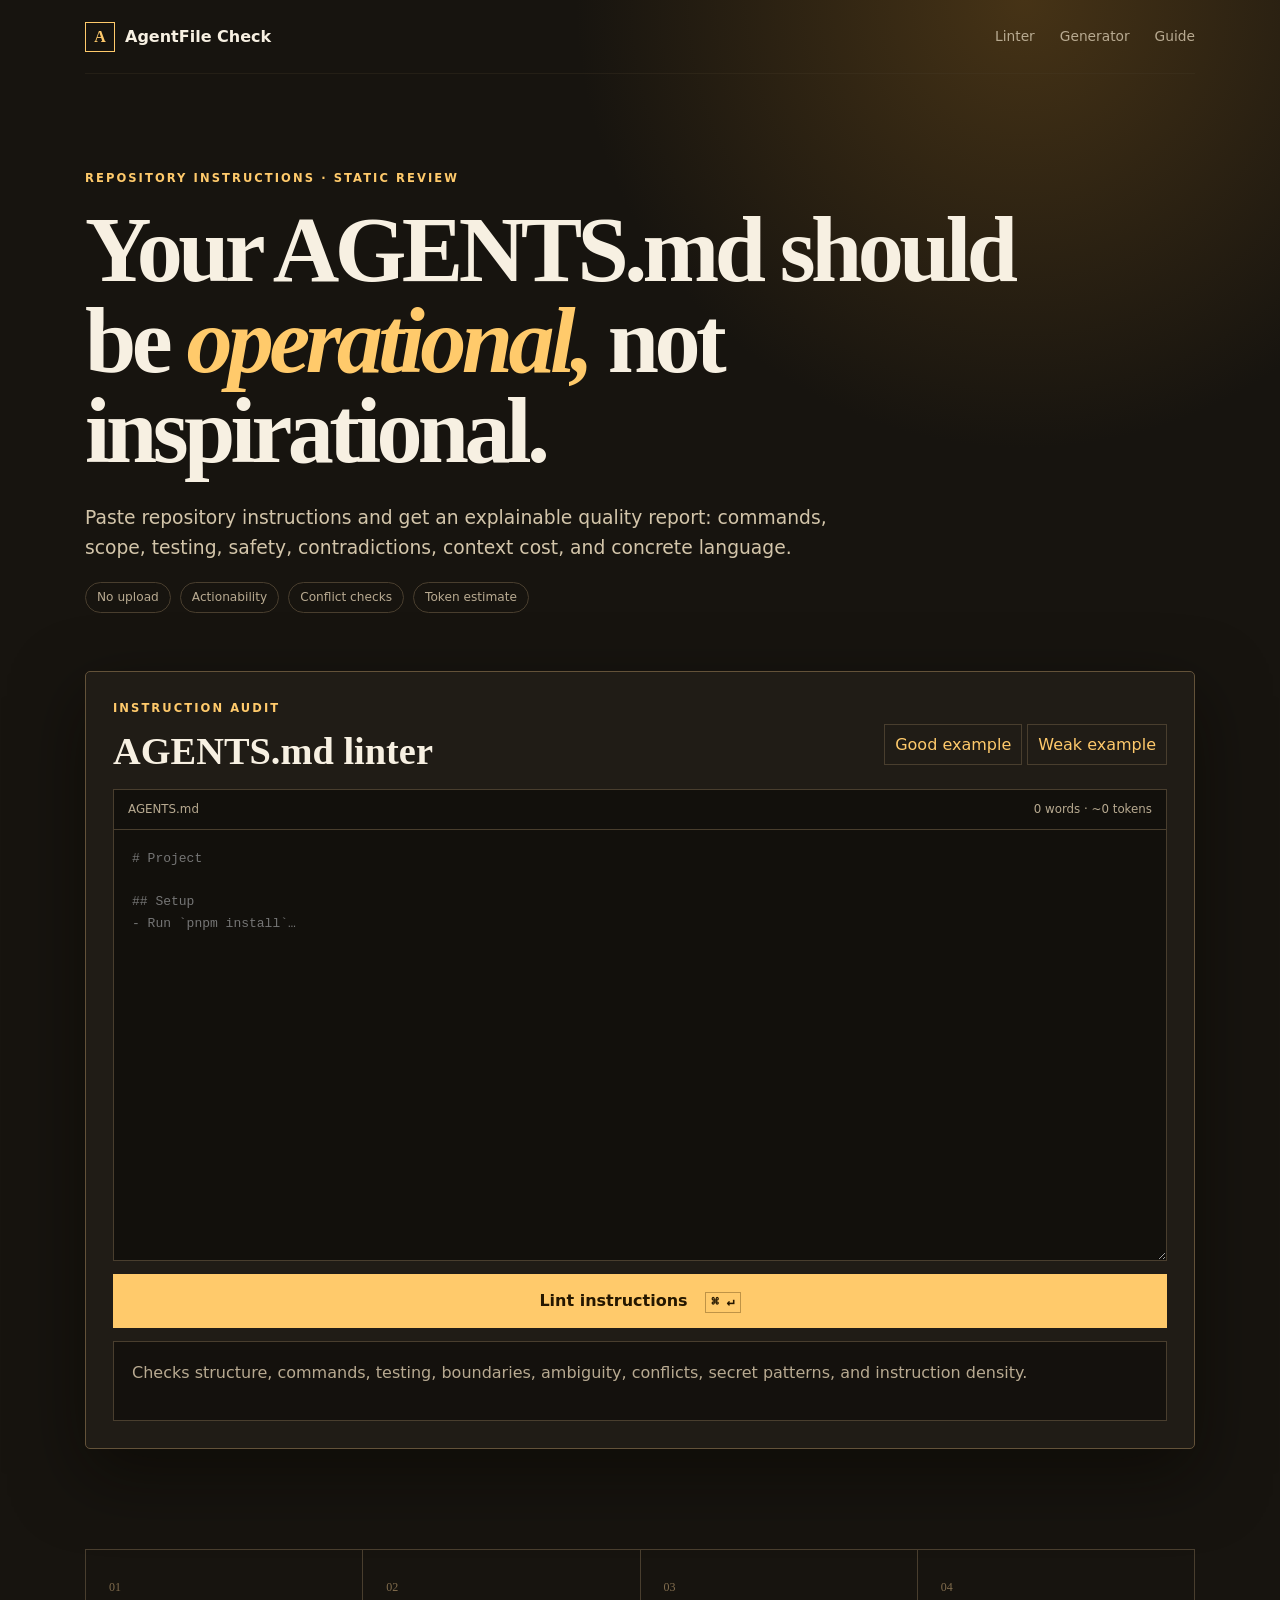
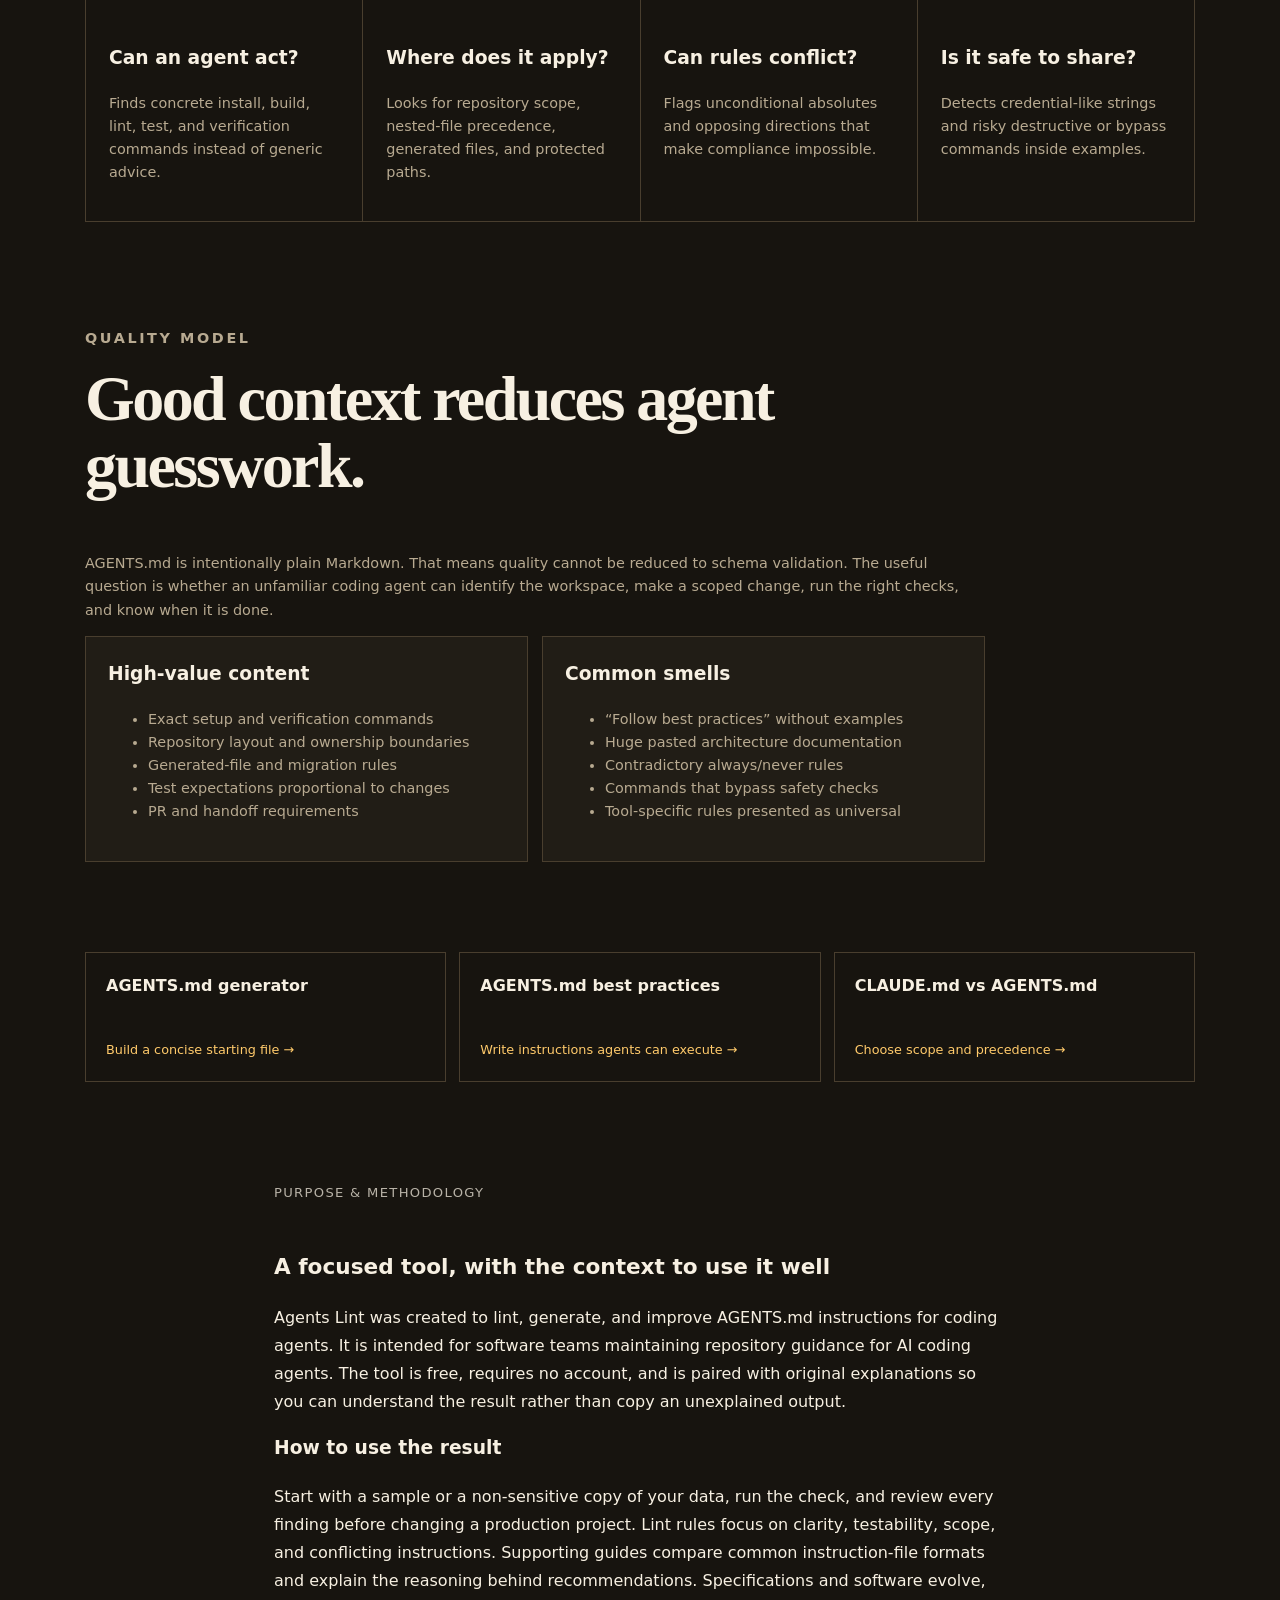
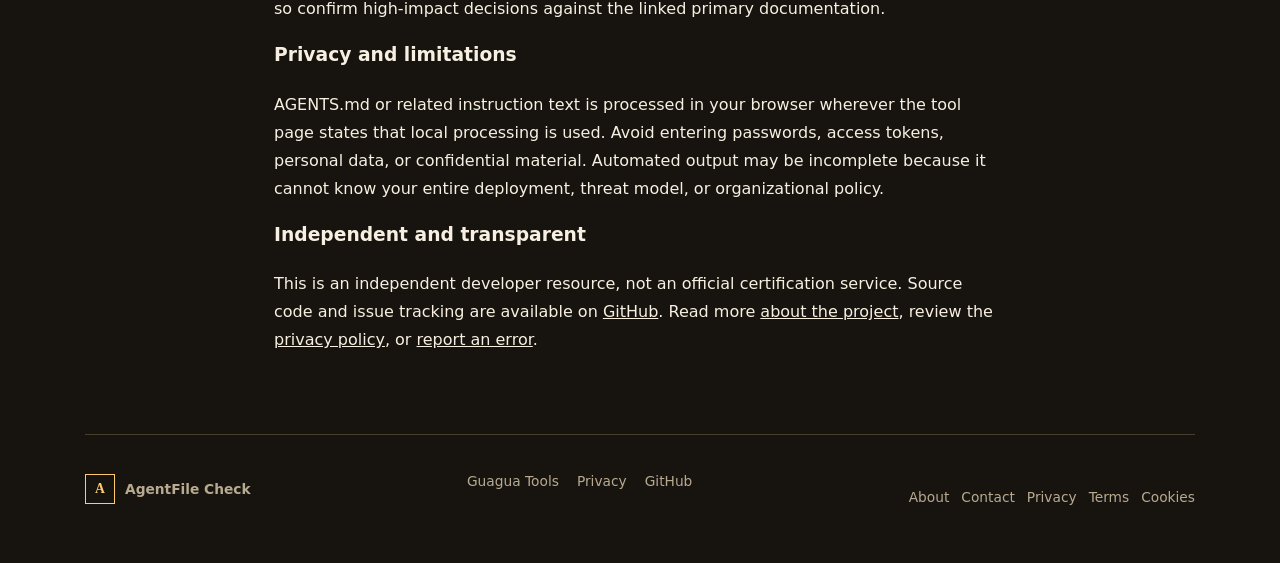
<file: index.html>
<!doctype html><html lang="en"><head><meta charset="utf-8"><meta name="viewport" content="width=device-width,initial-scale=1">
<title>AGENTS.md Linter — Validate Coding Agent Instructions</title><meta name="description" content="Lint AGENTS.md for missing setup and test commands, vague instructions, conflicts, unsafe automation, scope ambiguity, excessive size, and leaked secrets. Runs locally.">
<link rel="canonical" href="https://agentslint.guagua-alvin.top/"><meta property="og:title" content="AGENTS.md Linter"><meta property="og:description" content="Check whether your repository instructions are actionable, scoped, consistent, and safe."><meta property="og:type" content="website"><meta property="og:url" content="https://agentslint.guagua-alvin.top/"><meta name="theme-color" content="#17140f"><link rel="icon" href="/assets/favicon.svg"><link rel="stylesheet" href="/styles.css">
<script type="application/ld+json">{"@context":"https://schema.org","@type":"SoftwareApplication","name":"AGENTS.md Linter","applicationCategory":"DeveloperApplication","operatingSystem":"Any","url":"https://agentslint.guagua-alvin.top/","offers":{"@type":"Offer","price":"0","priceCurrency":"USD"}}</script><script async src="https://pagead2.googlesyndication.com/pagead/js/adsbygoogle.js?client=ca-pub-3191558815455000" crossorigin="anonymous"></script></head><body>
<header><a class="brand" href="/"><span>A</span>AgentFile Check</a><nav><a href="#linter">Linter</a><a href="/agents-md-generator">Generator</a><a href="/agents-md-best-practices">Guide</a></nav></header>
<main><section class="hero"><p class="kicker">REPOSITORY INSTRUCTIONS · STATIC REVIEW</p><h1>Your AGENTS.md should be <em>operational,</em> not inspirational.</h1><p>Paste repository instructions and get an explainable quality report: commands, scope, testing, safety, contradictions, context cost, and concrete language.</p><div class="chips"><span>No upload</span><span>Actionability</span><span>Conflict checks</span><span>Token estimate</span></div></section>
<section class="tool" id="linter"><div class="tool-head"><div><p class="kicker">INSTRUCTION AUDIT</p><h2>AGENTS.md linter</h2></div><div><button id="good" class="ghost">Good example</button><button id="bad" class="ghost">Weak example</button></div></div>
<div class="editor"><div class="bar"><span>AGENTS.md</span><span id="stats">0 words · ~0 tokens</span></div><textarea id="input" spellcheck="false" placeholder="# Project&#10;&#10;## Setup&#10;- Run `pnpm install`…"></textarea></div>
<button id="lint" class="primary">Lint instructions <kbd>⌘ ↵</kbd></button><div id="report" class="report empty"><p>Checks structure, commands, testing, boundaries, ambiguity, conflicts, secret patterns, and instruction density.</p></div></section>
<section class="grid"><article><b>01</b><h3>Can an agent act?</h3><p>Finds concrete install, build, lint, test, and verification commands instead of generic advice.</p></article><article><b>02</b><h3>Where does it apply?</h3><p>Looks for repository scope, nested-file precedence, generated files, and protected paths.</p></article><article><b>03</b><h3>Can rules conflict?</h3><p>Flags unconditional absolutes and opposing directions that make compliance impossible.</p></article><article><b>04</b><h3>Is it safe to share?</h3><p>Detects credential-like strings and risky destructive or bypass commands inside examples.</p></article></section>
<section class="content"><p class="kicker">QUALITY MODEL</p><h2>Good context reduces agent guesswork.</h2><p>AGENTS.md is intentionally plain Markdown. That means quality cannot be reduced to schema validation. The useful question is whether an unfamiliar coding agent can identify the workspace, make a scoped change, run the right checks, and know when it is done.</p><div class="split"><div><h3>High-value content</h3><ul><li>Exact setup and verification commands</li><li>Repository layout and ownership boundaries</li><li>Generated-file and migration rules</li><li>Test expectations proportional to changes</li><li>PR and handoff requirements</li></ul></div><div><h3>Common smells</h3><ul><li>“Follow best practices” without examples</li><li>Huge pasted architecture documentation</li><li>Contradictory always/never rules</li><li>Commands that bypass safety checks</li><li>Tool-specific rules presented as universal</li></ul></div></div></section>
<section class="links"><a href="/agents-md-generator"><strong>AGENTS.md generator</strong><span>Build a concise starting file →</span></a><a href="/agents-md-best-practices"><strong>AGENTS.md best practices</strong><span>Write instructions agents can execute →</span></a><a href="/claude-md-vs-agents-md"><strong>CLAUDE.md vs AGENTS.md</strong><span>Choose scope and precedence →</span></a></section><section id="editorial-value" class="policy-page" aria-labelledby="value-title">
      <p class="policy-kicker">PURPOSE &amp; METHODOLOGY</p>
      <h2 id="value-title">A focused tool, with the context to use it well</h2>
      <p>Agents Lint was created to lint, generate, and improve AGENTS.md instructions for coding agents. It is intended for software teams maintaining repository guidance for AI coding agents. The tool is free, requires no account, and is paired with original explanations so you can understand the result rather than copy an unexplained output.</p>
      <h3>How to use the result</h3>
      <p>Start with a sample or a non-sensitive copy of your data, run the check, and review every finding before changing a production project. Lint rules focus on clarity, testability, scope, and conflicting instructions. Supporting guides compare common instruction-file formats and explain the reasoning behind recommendations. Specifications and software evolve, so confirm high-impact decisions against the linked primary documentation.</p>
      <h3>Privacy and limitations</h3>
      <p>AGENTS.md or related instruction text is processed in your browser wherever the tool page states that local processing is used. Avoid entering passwords, access tokens, personal data, or confidential material. Automated output may be incomplete because it cannot know your entire deployment, threat model, or organizational policy.</p>
      <h3>Independent and transparent</h3>
      <p>This is an independent developer resource, not an official certification service. Source code and issue tracking are available on <a href="https://github.com/dmf6009/agents-md-linter" rel="noopener">GitHub</a>. Read more <a href="/about">about the project</a>, review the <a href="/privacy">privacy policy</a>, or <a href="/contact">report an error</a>.</p>
    </section></main>
<footer><a class="brand" href="/"><span>A</span>AgentFile Check</a><div><a href="https://guagua-alvin.top/">Guagua Tools</a><a href="/privacy">Privacy</a><a href="https://github.com/dmf6009/agents-md-linter">GitHub</a></div><div class="trust-links" aria-label="Site policies"><a href="/about">About</a><a href="/contact">Contact</a><a href="/privacy">Privacy</a><a href="/terms">Terms</a><a href="/cookies">Cookies</a></div></footer><script src="/script.js" defer></script></body></html>
</file>
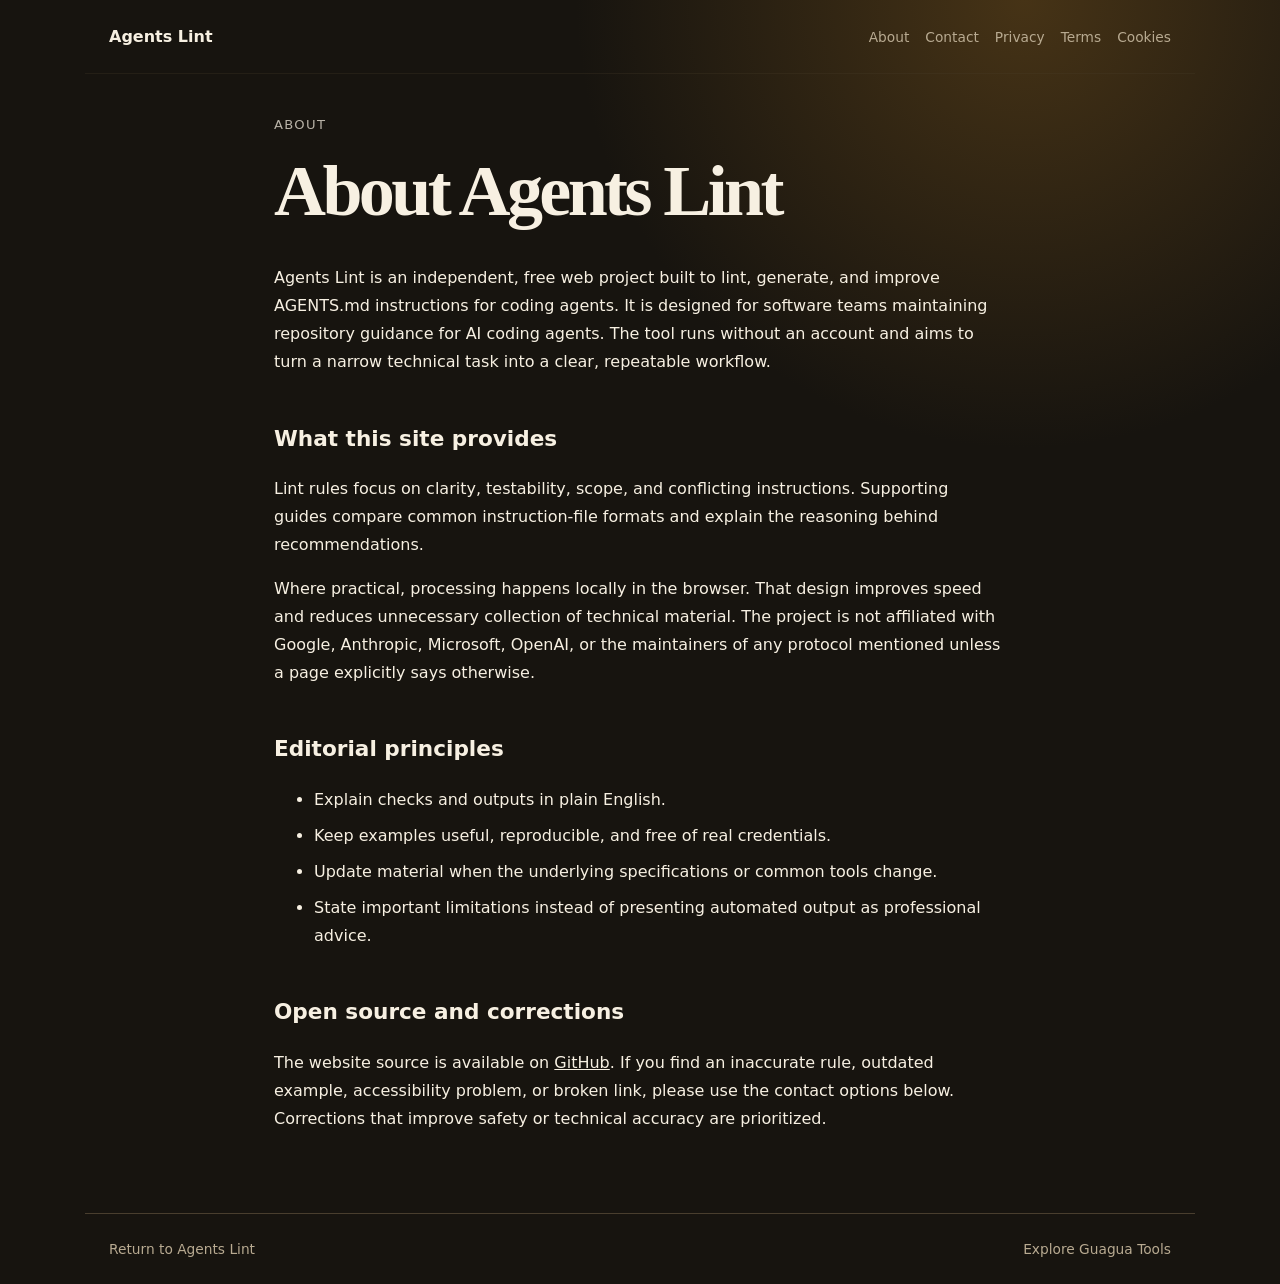
<file: about.html>
<!doctype html>
<html lang="en"><head><meta charset="utf-8"><meta name="viewport" content="width=device-width,initial-scale=1">
<title>About | Agents Lint</title><meta name="description" content="Who we are and why this free developer tool exists.">
<link rel="canonical" href="https://agentslint.guagua-alvin.top/about"><link rel="stylesheet" href="/styles.css"><script async src="https://pagead2.googlesyndication.com/pagead/js/adsbygoogle.js?client=ca-pub-3191558815455000" crossorigin="anonymous"></script></head>
<body><header class="policy-header"><a href="/" class="policy-brand">Agents Lint</a><nav aria-label="Policy navigation"><a href="/about">About</a><a href="/contact">Contact</a><a href="/privacy">Privacy</a><a href="/terms">Terms</a><a href="/cookies">Cookies</a></nav></header>
<main class="policy-page"><p class="policy-kicker">ABOUT</p>
    <h1>About Agents Lint</h1>
    <p>Agents Lint is an independent, free web project built to lint, generate, and improve AGENTS.md instructions for coding agents. It is designed for software teams maintaining repository guidance for AI coding agents. The tool runs without an account and aims to turn a narrow technical task into a clear, repeatable workflow.</p>
    <h2>What this site provides</h2>
    <p>Lint rules focus on clarity, testability, scope, and conflicting instructions. Supporting guides compare common instruction-file formats and explain the reasoning behind recommendations.</p>
    <p>Where practical, processing happens locally in the browser. That design improves speed and reduces unnecessary collection of technical material. The project is not affiliated with Google, Anthropic, Microsoft, OpenAI, or the maintainers of any protocol mentioned unless a page explicitly says otherwise.</p>
    <h2>Editorial principles</h2>
    <ul><li>Explain checks and outputs in plain English.</li><li>Keep examples useful, reproducible, and free of real credentials.</li><li>Update material when the underlying specifications or common tools change.</li><li>State important limitations instead of presenting automated output as professional advice.</li></ul>
    <h2>Open source and corrections</h2>
    <p>The website source is available on <a href="https://github.com/dmf6009/agents-md-linter" rel="noopener">GitHub</a>. If you find an inaccurate rule, outdated example, accessibility problem, or broken link, please use the contact options below. Corrections that improve safety or technical accuracy are prioritized.</p></main>
<footer class="policy-footer"><a href="/">Return to Agents Lint</a><a href="https://guagua-alvin.top/">Explore Guagua Tools</a></footer></body></html>
</file>
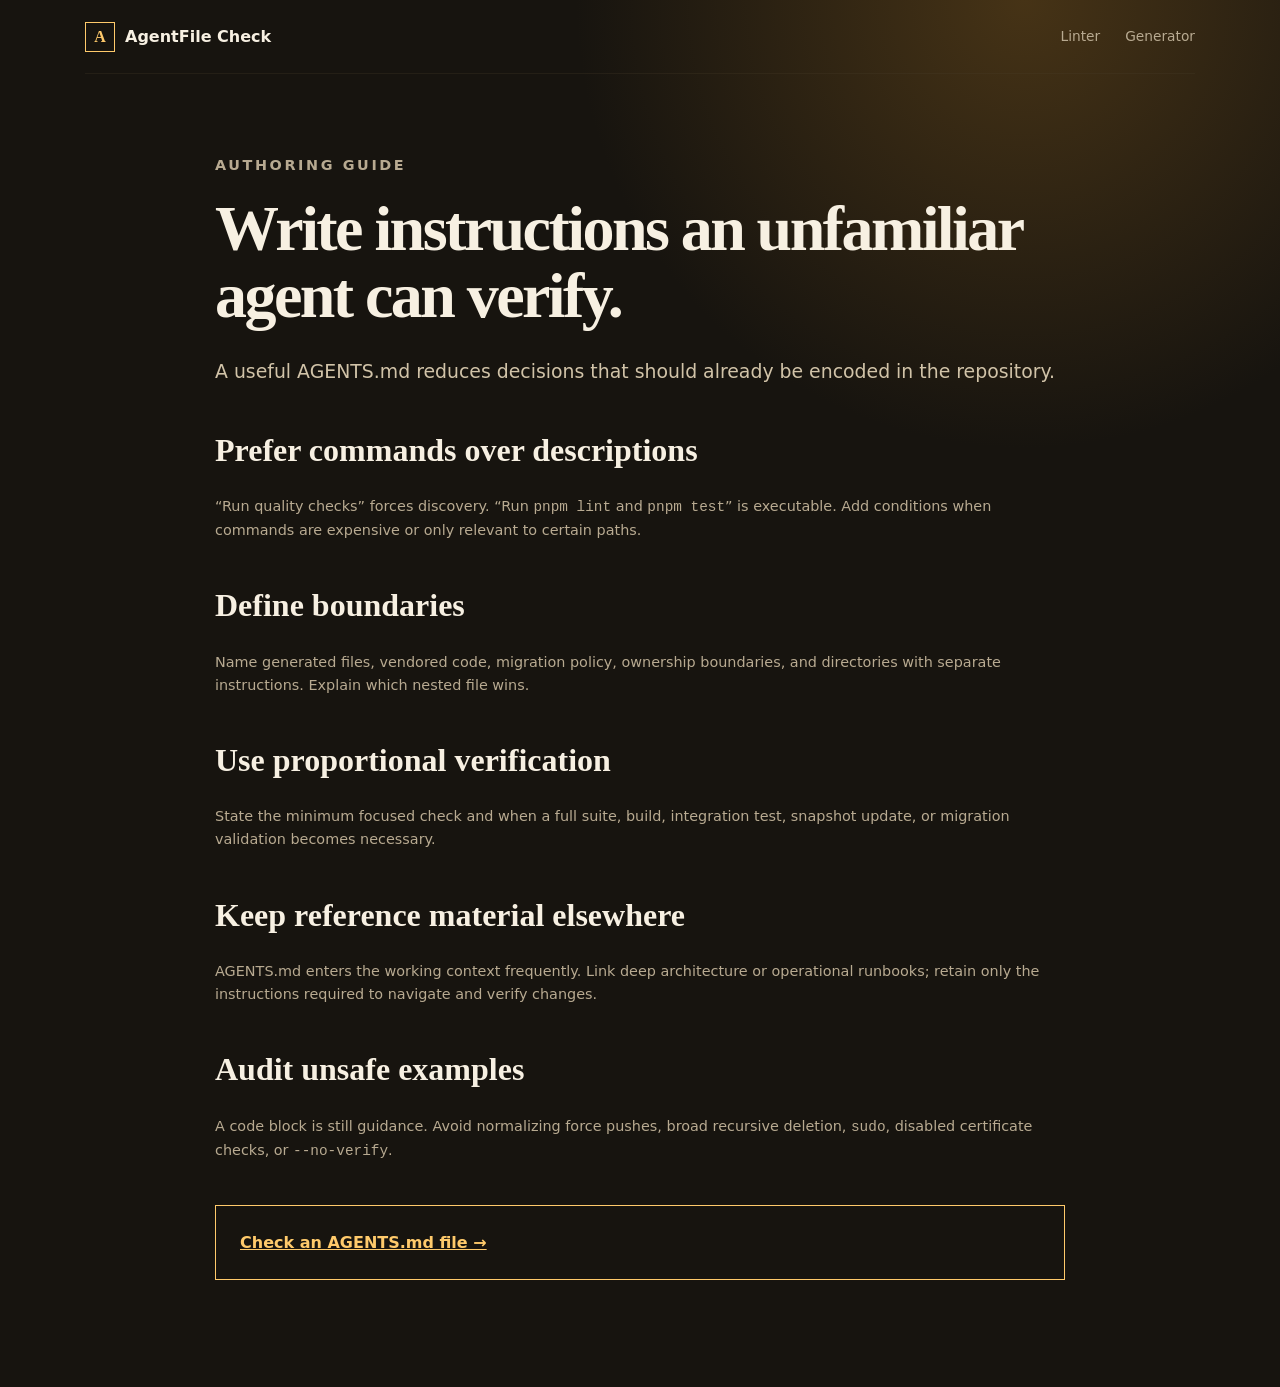
<file: agents-md-best-practices.html>
<!doctype html><html lang="en"><head><meta charset="utf-8"><meta name="viewport" content="width=device-width,initial-scale=1"><title>AGENTS.md Best Practices — Actionable Repository Instructions</title><meta name="description" content="Write effective AGENTS.md files with exact commands, scoped rules, nested precedence, proportional tests, generated-file boundaries, and concise context."><link rel="canonical" href="https://agentslint.guagua-alvin.top/agents-md-best-practices"><link rel="icon" href="/assets/favicon.svg"><link rel="stylesheet" href="/styles.css"><script async src="https://pagead2.googlesyndication.com/pagead/js/adsbygoogle.js?client=ca-pub-3191558815455000" crossorigin="anonymous"></script></head><body><header><a class="brand" href="/"><span>A</span>AgentFile Check</a><nav><a href="/#linter">Linter</a><a href="/agents-md-generator">Generator</a></nav></header><main class="article"><p class="kicker">AUTHORING GUIDE</p><h1>Write instructions an unfamiliar agent can verify.</h1><p class="lede">A useful AGENTS.md reduces decisions that should already be encoded in the repository.</p><article><h2>Prefer commands over descriptions</h2><p>“Run quality checks” forces discovery. “Run <code>pnpm lint</code> and <code>pnpm test</code>” is executable. Add conditions when commands are expensive or only relevant to certain paths.</p><h2>Define boundaries</h2><p>Name generated files, vendored code, migration policy, ownership boundaries, and directories with separate instructions. Explain which nested file wins.</p><h2>Use proportional verification</h2><p>State the minimum focused check and when a full suite, build, integration test, snapshot update, or migration validation becomes necessary.</p><h2>Keep reference material elsewhere</h2><p>AGENTS.md enters the working context frequently. Link deep architecture or operational runbooks; retain only the instructions required to navigate and verify changes.</p><h2>Audit unsafe examples</h2><p>A code block is still guidance. Avoid normalizing force pushes, broad recursive deletion, <code>sudo</code>, disabled certificate checks, or <code>--no-verify</code>.</p><div class="cta"><a href="/#linter">Check an AGENTS.md file →</a></div></article></main></body></html>
</file>
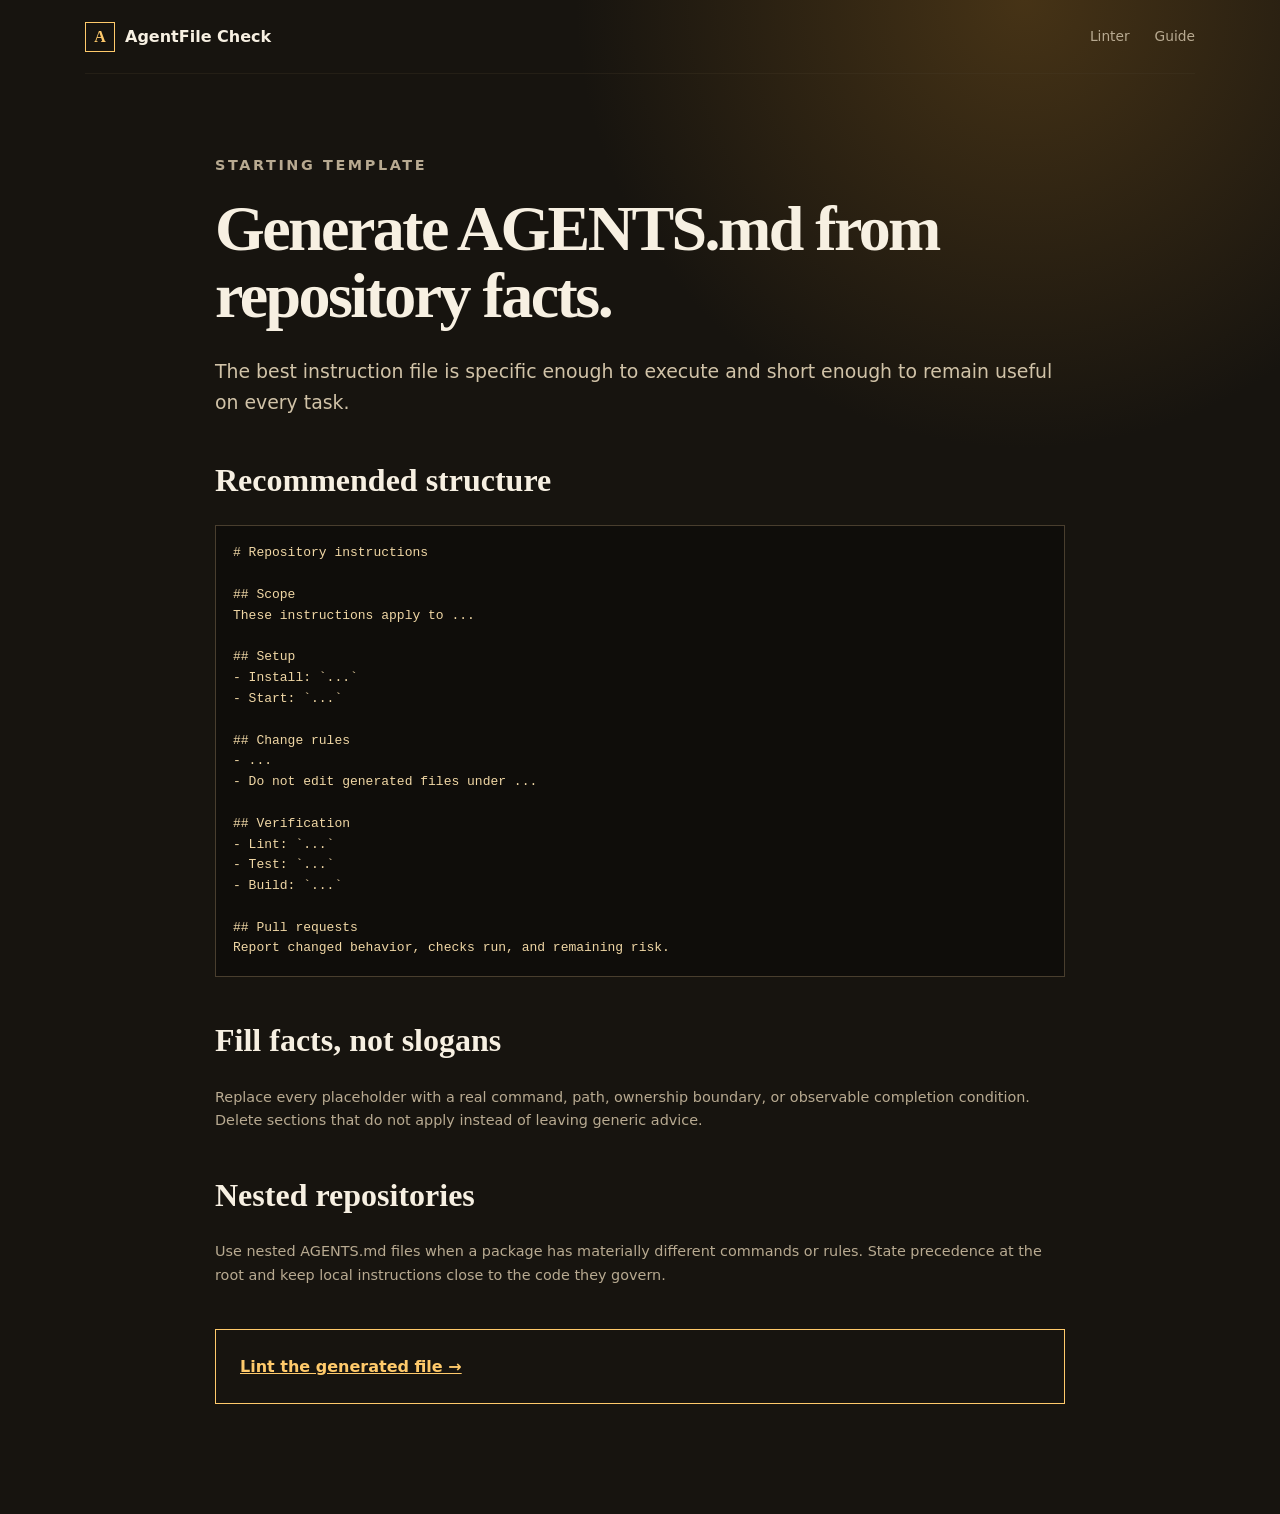
<file: agents-md-generator.html>
<!doctype html><html lang="en"><head><meta charset="utf-8"><meta name="viewport" content="width=device-width,initial-scale=1"><title>AGENTS.md Generator — Repository Instruction Template</title><meta name="description" content="Generate a concise AGENTS.md template with setup, scope, change rules, verification, generated-file policy, and pull request handoff sections."><link rel="canonical" href="https://agentslint.guagua-alvin.top/agents-md-generator"><link rel="icon" href="/assets/favicon.svg"><link rel="stylesheet" href="/styles.css"><script async src="https://pagead2.googlesyndication.com/pagead/js/adsbygoogle.js?client=ca-pub-3191558815455000" crossorigin="anonymous"></script></head><body><header><a class="brand" href="/"><span>A</span>AgentFile Check</a><nav><a href="/#linter">Linter</a><a href="/agents-md-best-practices">Guide</a></nav></header><main class="article"><p class="kicker">STARTING TEMPLATE</p><h1>Generate AGENTS.md from repository facts.</h1><p class="lede">The best instruction file is specific enough to execute and short enough to remain useful on every task.</p><article><h2>Recommended structure</h2><pre><code># Repository instructions

## Scope
These instructions apply to ...

## Setup
- Install: `...`
- Start: `...`

## Change rules
- ...
- Do not edit generated files under ...

## Verification
- Lint: `...`
- Test: `...`
- Build: `...`

## Pull requests
Report changed behavior, checks run, and remaining risk.</code></pre><h2>Fill facts, not slogans</h2><p>Replace every placeholder with a real command, path, ownership boundary, or observable completion condition. Delete sections that do not apply instead of leaving generic advice.</p><h2>Nested repositories</h2><p>Use nested AGENTS.md files when a package has materially different commands or rules. State precedence at the root and keep local instructions close to the code they govern.</p><div class="cta"><a href="/#linter">Lint the generated file →</a></div></article></main></body></html>
</file>
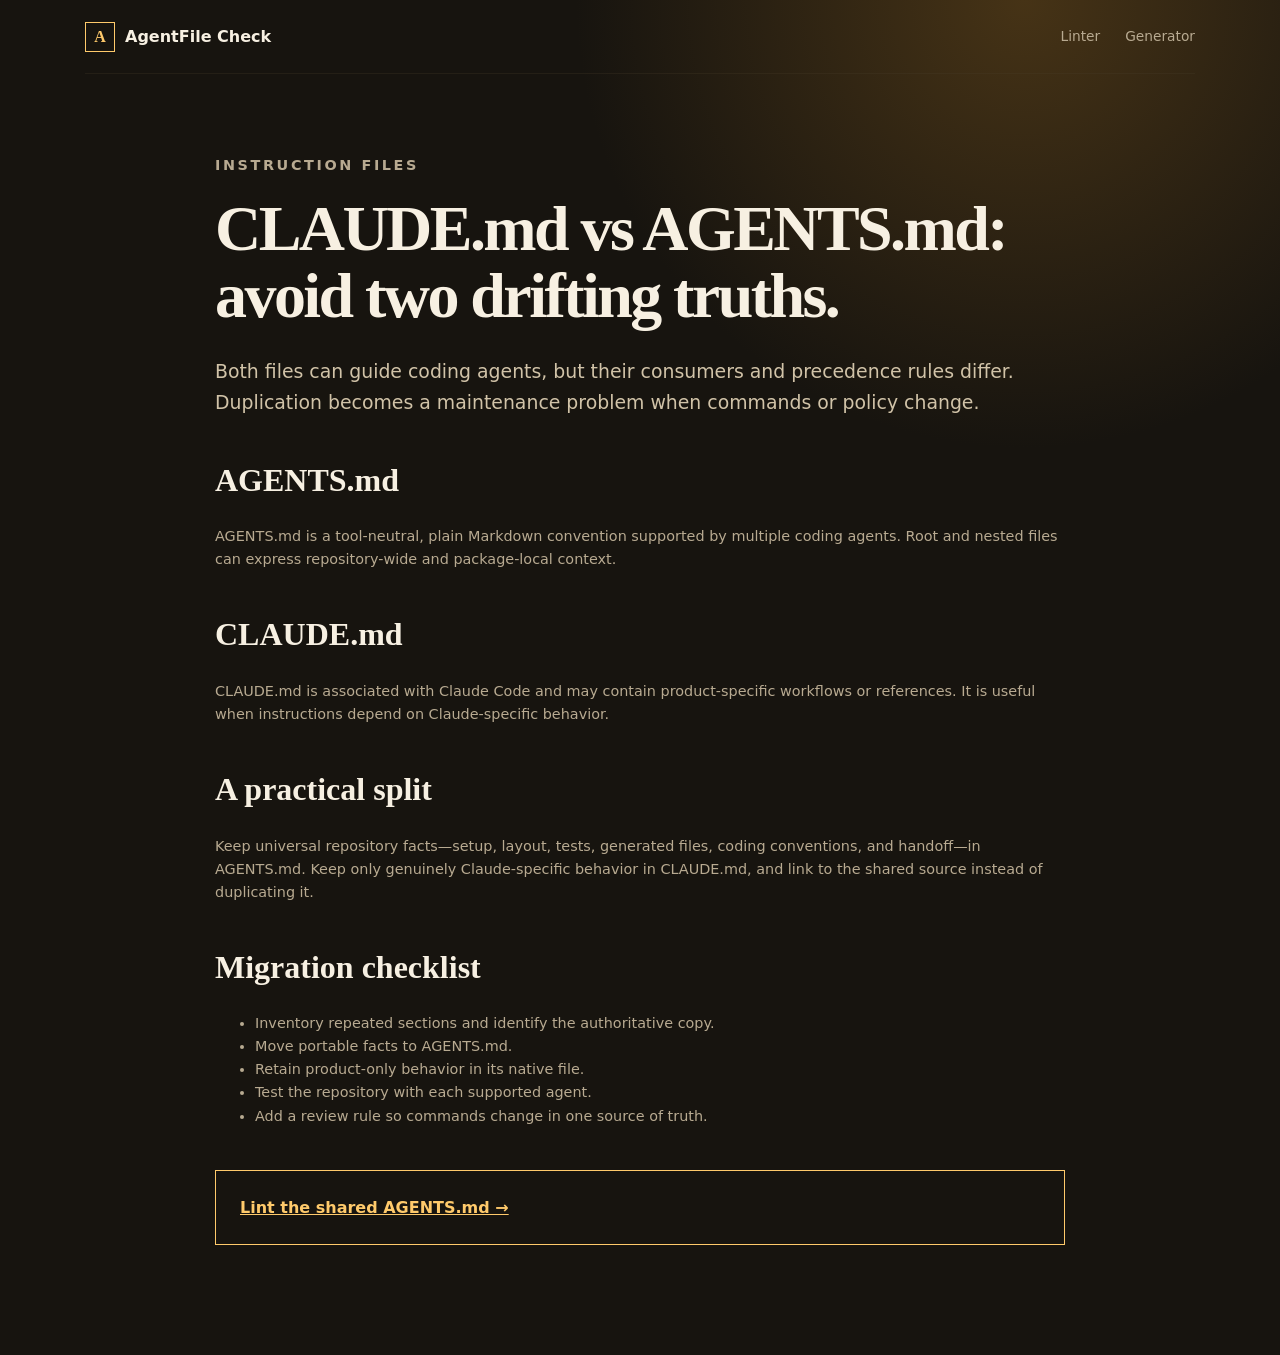
<file: claude-md-vs-agents-md.html>
<!doctype html><html lang="en"><head><meta charset="utf-8"><meta name="viewport" content="width=device-width,initial-scale=1"><title>CLAUDE.md vs AGENTS.md — Scope, Compatibility & Precedence</title><meta name="description" content="Compare CLAUDE.md and AGENTS.md for coding agent instructions, including portability, repository scope, nesting, duplication, and migration strategy."><link rel="canonical" href="https://agentslint.guagua-alvin.top/claude-md-vs-agents-md"><link rel="icon" href="/assets/favicon.svg"><link rel="stylesheet" href="/styles.css"><script async src="https://pagead2.googlesyndication.com/pagead/js/adsbygoogle.js?client=ca-pub-3191558815455000" crossorigin="anonymous"></script></head><body><header><a class="brand" href="/"><span>A</span>AgentFile Check</a><nav><a href="/#linter">Linter</a><a href="/agents-md-generator">Generator</a></nav></header><main class="article"><p class="kicker">INSTRUCTION FILES</p><h1>CLAUDE.md vs AGENTS.md: avoid two drifting truths.</h1><p class="lede">Both files can guide coding agents, but their consumers and precedence rules differ. Duplication becomes a maintenance problem when commands or policy change.</p><article><h2>AGENTS.md</h2><p>AGENTS.md is a tool-neutral, plain Markdown convention supported by multiple coding agents. Root and nested files can express repository-wide and package-local context.</p><h2>CLAUDE.md</h2><p>CLAUDE.md is associated with Claude Code and may contain product-specific workflows or references. It is useful when instructions depend on Claude-specific behavior.</p><h2>A practical split</h2><p>Keep universal repository facts—setup, layout, tests, generated files, coding conventions, and handoff—in AGENTS.md. Keep only genuinely Claude-specific behavior in CLAUDE.md, and link to the shared source instead of duplicating it.</p><h2>Migration checklist</h2><ul><li>Inventory repeated sections and identify the authoritative copy.</li><li>Move portable facts to AGENTS.md.</li><li>Retain product-only behavior in its native file.</li><li>Test the repository with each supported agent.</li><li>Add a review rule so commands change in one source of truth.</li></ul><div class="cta"><a href="/#linter">Lint the shared AGENTS.md →</a></div></article></main></body></html>
</file>
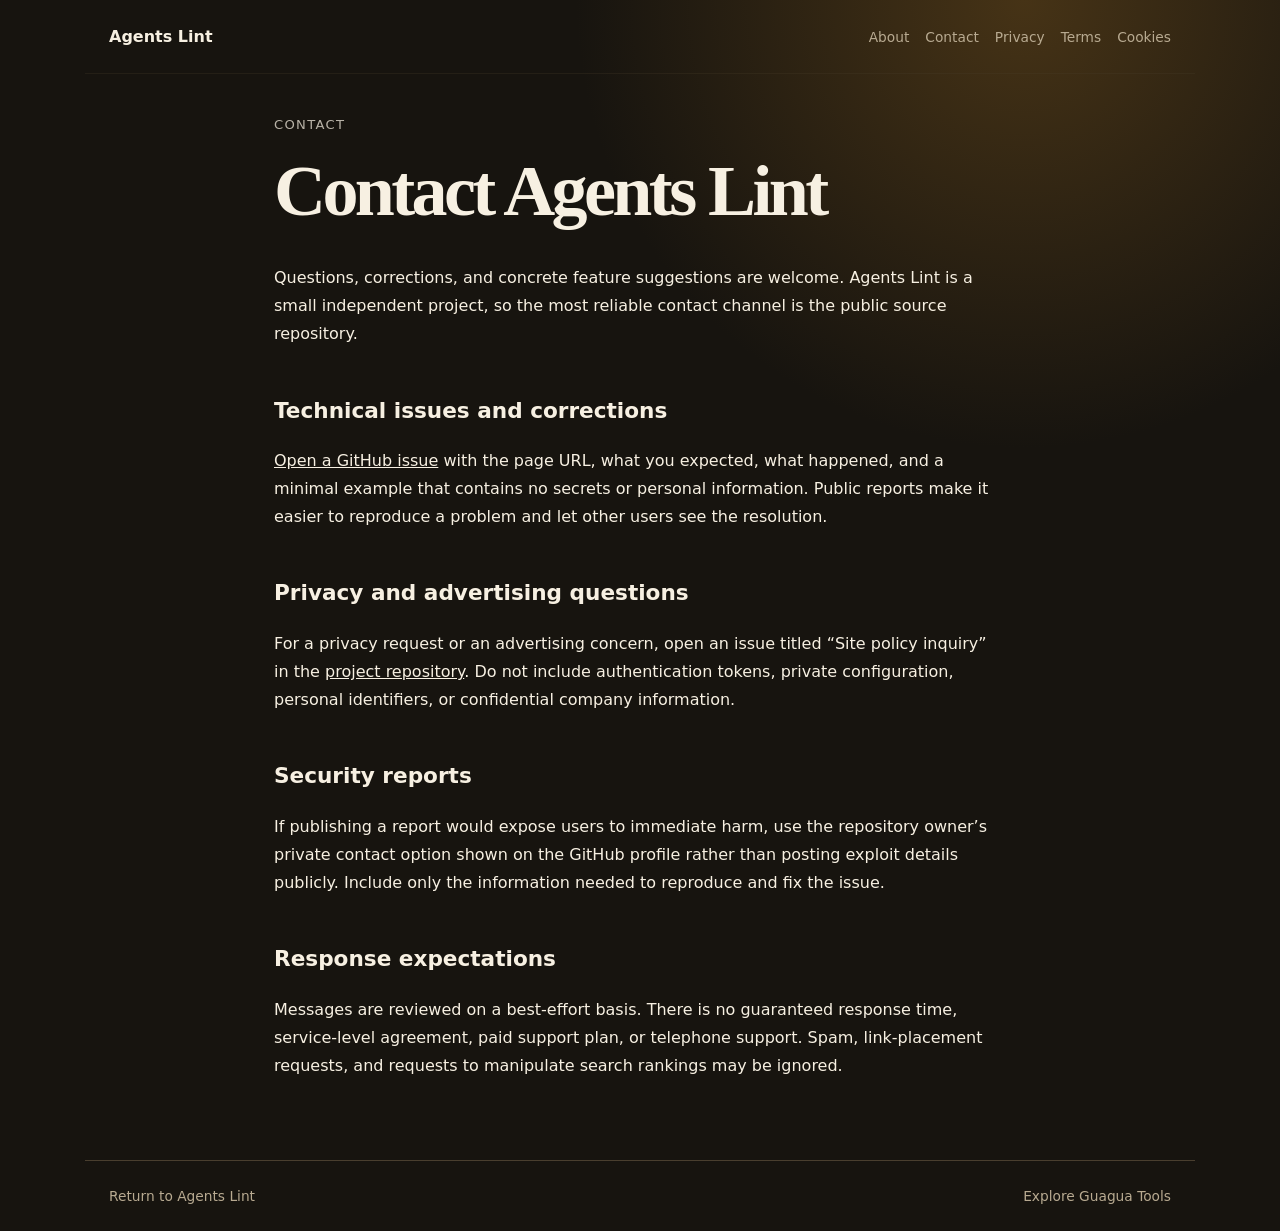
<file: contact.html>
<!doctype html>
<html lang="en"><head><meta charset="utf-8"><meta name="viewport" content="width=device-width,initial-scale=1">
<title>Contact | Agents Lint</title><meta name="description" content="How to report a problem, suggest an improvement, or ask a site question.">
<link rel="canonical" href="https://agentslint.guagua-alvin.top/contact"><link rel="stylesheet" href="/styles.css"><script async src="https://pagead2.googlesyndication.com/pagead/js/adsbygoogle.js?client=ca-pub-3191558815455000" crossorigin="anonymous"></script></head>
<body><header class="policy-header"><a href="/" class="policy-brand">Agents Lint</a><nav aria-label="Policy navigation"><a href="/about">About</a><a href="/contact">Contact</a><a href="/privacy">Privacy</a><a href="/terms">Terms</a><a href="/cookies">Cookies</a></nav></header>
<main class="policy-page"><p class="policy-kicker">CONTACT</p>
    <h1>Contact Agents Lint</h1>
    <p>Questions, corrections, and concrete feature suggestions are welcome. Agents Lint is a small independent project, so the most reliable contact channel is the public source repository.</p>
    <h2>Technical issues and corrections</h2>
    <p><a href="https://github.com/dmf6009/agents-md-linter/issues" rel="noopener">Open a GitHub issue</a> with the page URL, what you expected, what happened, and a minimal example that contains no secrets or personal information. Public reports make it easier to reproduce a problem and let other users see the resolution.</p>
    <h2>Privacy and advertising questions</h2>
    <p>For a privacy request or an advertising concern, open an issue titled “Site policy inquiry” in the <a href="https://github.com/dmf6009/agents-md-linter" rel="noopener">project repository</a>. Do not include authentication tokens, private configuration, personal identifiers, or confidential company information.</p>
    <h2>Security reports</h2>
    <p>If publishing a report would expose users to immediate harm, use the repository owner’s private contact option shown on the GitHub profile rather than posting exploit details publicly. Include only the information needed to reproduce and fix the issue.</p>
    <h2>Response expectations</h2>
    <p>Messages are reviewed on a best-effort basis. There is no guaranteed response time, service-level agreement, paid support plan, or telephone support. Spam, link-placement requests, and requests to manipulate search rankings may be ignored.</p></main>
<footer class="policy-footer"><a href="/">Return to Agents Lint</a><a href="https://guagua-alvin.top/">Explore Guagua Tools</a></footer></body></html>
</file>
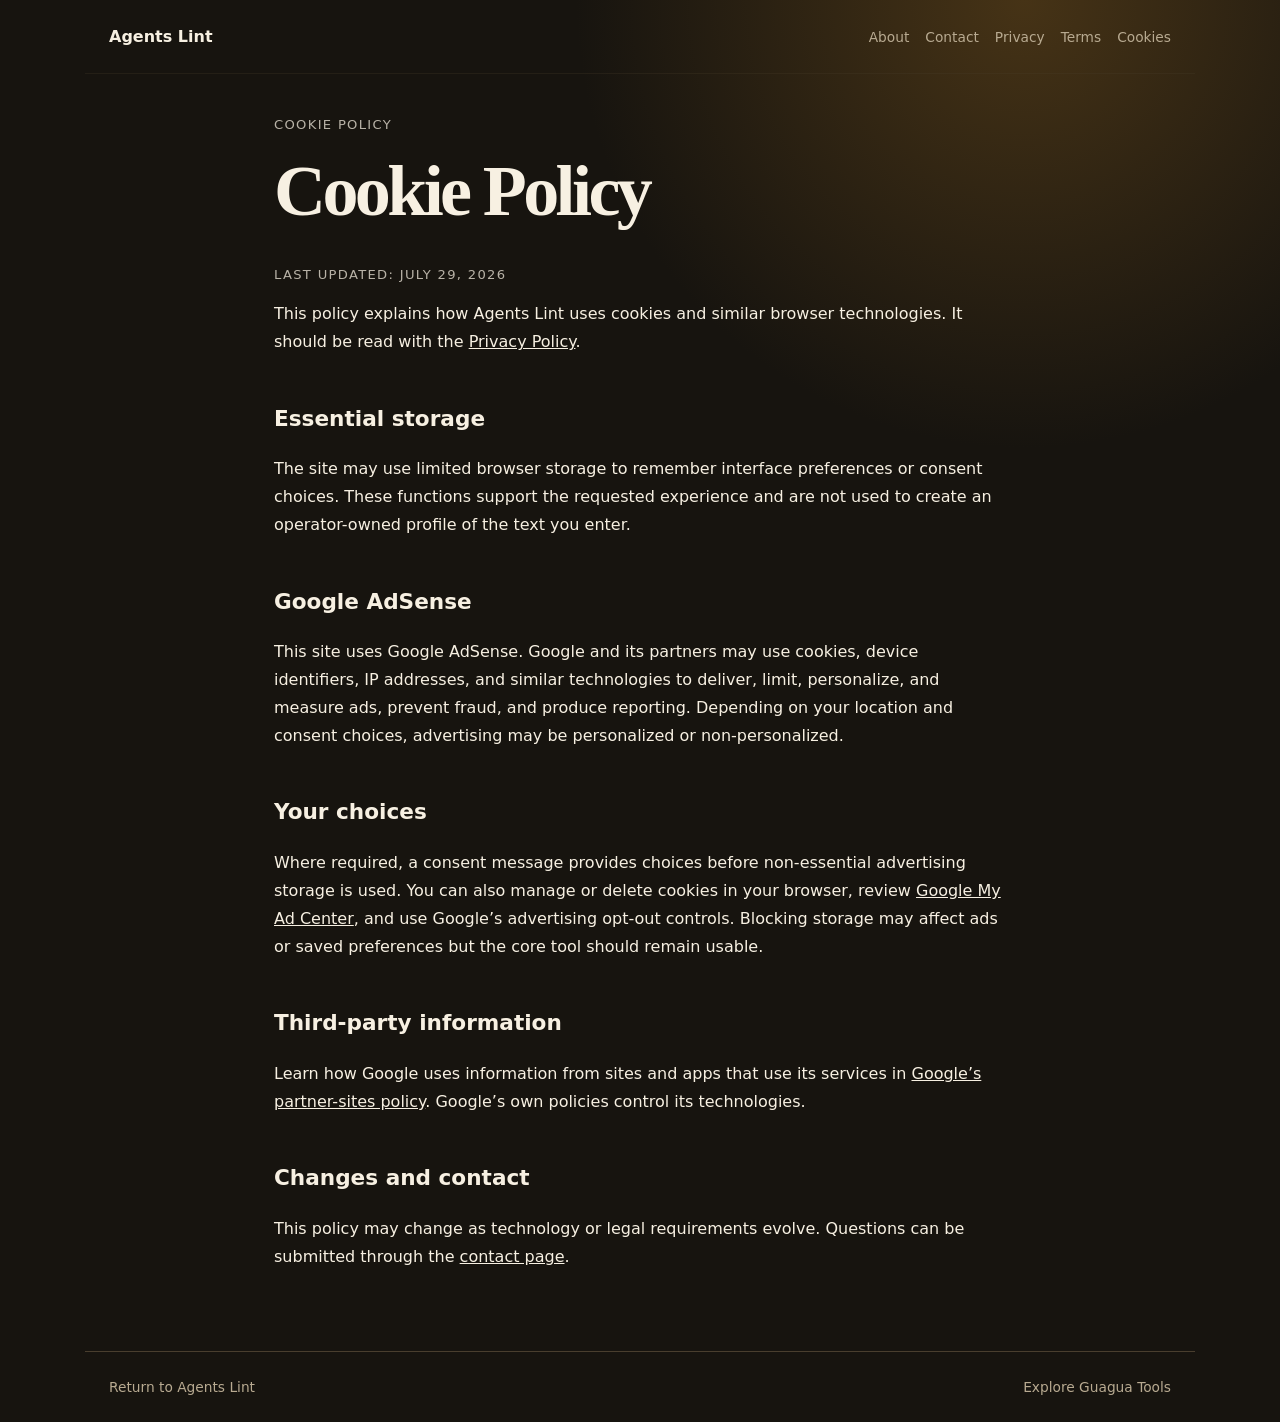
<file: cookies.html>
<!doctype html>
<html lang="en"><head><meta charset="utf-8"><meta name="viewport" content="width=device-width,initial-scale=1">
<title>Cookie Policy | Agents Lint</title><meta name="description" content="How cookies and similar technologies are used on this site.">
<link rel="canonical" href="https://agentslint.guagua-alvin.top/cookies"><link rel="stylesheet" href="/styles.css"><script async src="https://pagead2.googlesyndication.com/pagead/js/adsbygoogle.js?client=ca-pub-3191558815455000" crossorigin="anonymous"></script></head>
<body><header class="policy-header"><a href="/" class="policy-brand">Agents Lint</a><nav aria-label="Policy navigation"><a href="/about">About</a><a href="/contact">Contact</a><a href="/privacy">Privacy</a><a href="/terms">Terms</a><a href="/cookies">Cookies</a></nav></header>
<main class="policy-page"><p class="policy-kicker">COOKIE POLICY</p>
    <h1>Cookie Policy</h1><p class="updated">Last updated: July 29, 2026</p>
    <p>This policy explains how Agents Lint uses cookies and similar browser technologies. It should be read with the <a href="/privacy">Privacy Policy</a>.</p>
    <h2>Essential storage</h2><p>The site may use limited browser storage to remember interface preferences or consent choices. These functions support the requested experience and are not used to create an operator-owned profile of the text you enter.</p>
    <h2>Google AdSense</h2><p>This site uses Google AdSense. Google and its partners may use cookies, device identifiers, IP addresses, and similar technologies to deliver, limit, personalize, and measure ads, prevent fraud, and produce reporting. Depending on your location and consent choices, advertising may be personalized or non-personalized.</p>
    <h2>Your choices</h2><p>Where required, a consent message provides choices before non-essential advertising storage is used. You can also manage or delete cookies in your browser, review <a href="https://myadcenter.google.com/" rel="noopener">Google My Ad Center</a>, and use Google’s advertising opt-out controls. Blocking storage may affect ads or saved preferences but the core tool should remain usable.</p>
    <h2>Third-party information</h2><p>Learn how Google uses information from sites and apps that use its services in <a href="https://policies.google.com/technologies/partner-sites" rel="noopener">Google’s partner-sites policy</a>. Google’s own policies control its technologies.</p>
    <h2>Changes and contact</h2><p>This policy may change as technology or legal requirements evolve. Questions can be submitted through the <a href="/contact">contact page</a>.</p></main>
<footer class="policy-footer"><a href="/">Return to Agents Lint</a><a href="https://guagua-alvin.top/">Explore Guagua Tools</a></footer></body></html>
</file>
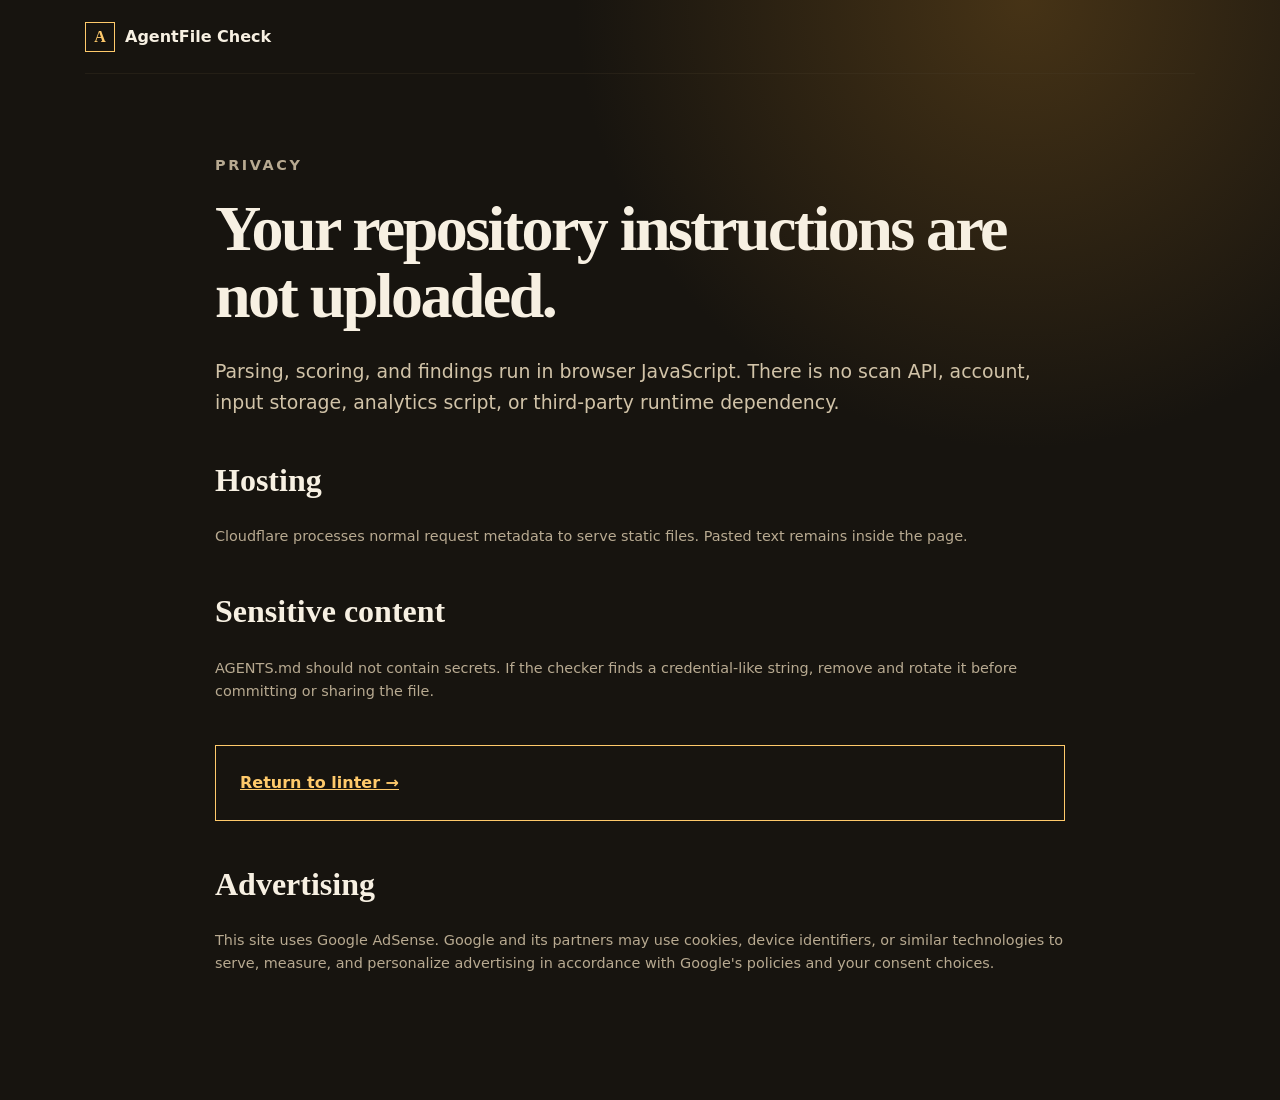
<file: privacy.html>
<!doctype html><html lang="en"><head><meta charset="utf-8"><meta name="viewport" content="width=device-width,initial-scale=1"><title>Privacy — AgentFile Check</title><meta name="description" content="Privacy details for the local AGENTS.md linter."><link rel="canonical" href="https://agentslint.guagua-alvin.top/privacy"><link rel="stylesheet" href="/styles.css"><script async src="https://pagead2.googlesyndication.com/pagead/js/adsbygoogle.js?client=ca-pub-3191558815455000" crossorigin="anonymous"></script></head><body><header><a class="brand" href="/"><span>A</span>AgentFile Check</a></header><main class="article"><p class="kicker">PRIVACY</p><h1>Your repository instructions are not uploaded.</h1><p class="lede">Parsing, scoring, and findings run in browser JavaScript. There is no scan API, account, input storage, analytics script, or third-party runtime dependency.</p><article><h2>Hosting</h2><p>Cloudflare processes normal request metadata to serve static files. Pasted text remains inside the page.</p><h2>Sensitive content</h2><p>AGENTS.md should not contain secrets. If the checker finds a credential-like string, remove and rotate it before committing or sharing the file.</p><div class="cta"><a href="/#linter">Return to linter →</a></div><h2>Advertising</h2><p>This site uses Google AdSense. Google and its partners may use cookies, device identifiers, or similar technologies to serve, measure, and personalize advertising in accordance with Google's policies and your consent choices.</p></article></main></body></html>
</file>
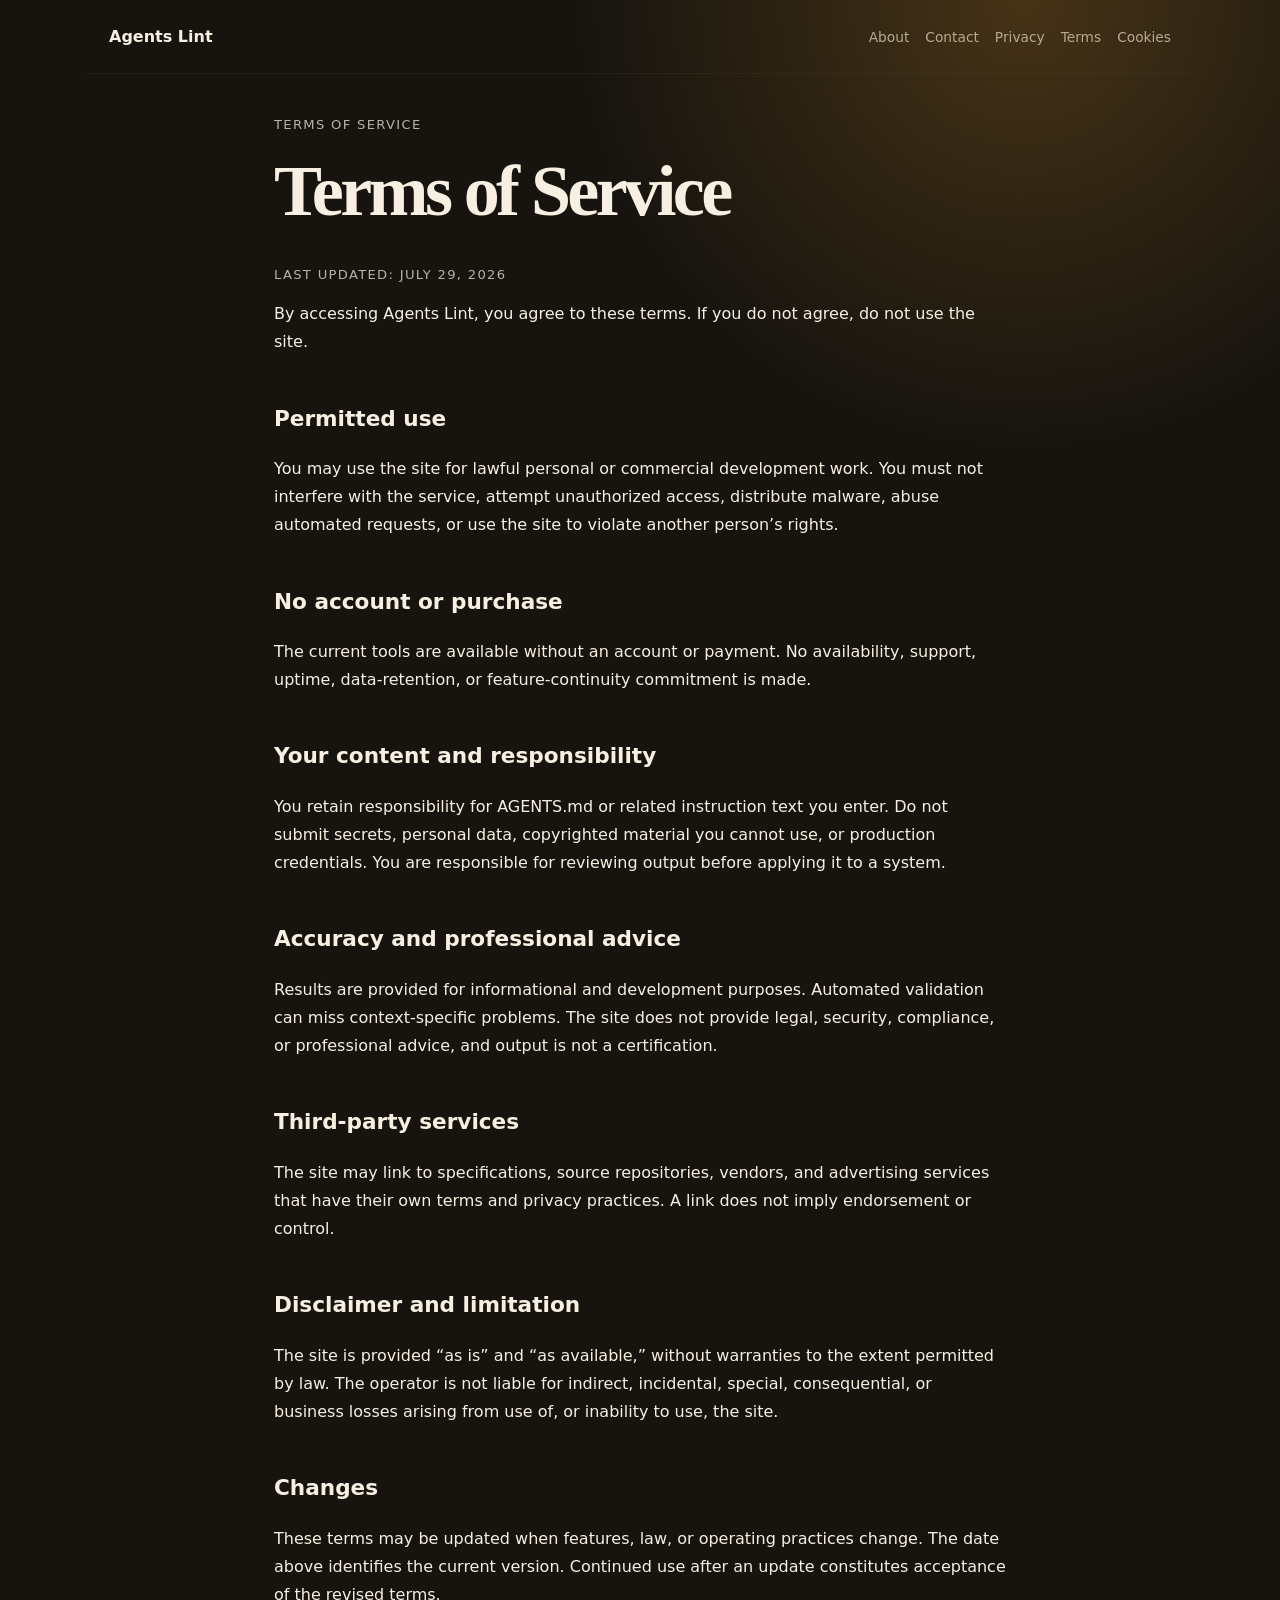
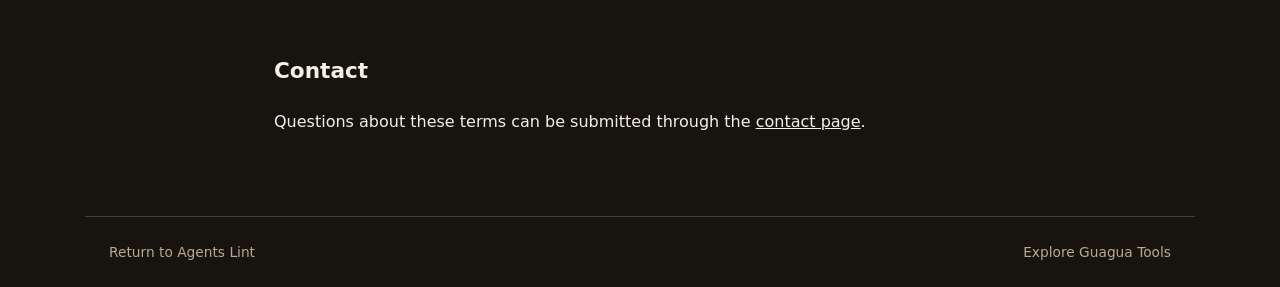
<file: terms.html>
<!doctype html>
<html lang="en"><head><meta charset="utf-8"><meta name="viewport" content="width=device-width,initial-scale=1">
<title>Terms of Service | Agents Lint</title><meta name="description" content="The terms that apply when you use this free browser-based tool.">
<link rel="canonical" href="https://agentslint.guagua-alvin.top/terms"><link rel="stylesheet" href="/styles.css"><script async src="https://pagead2.googlesyndication.com/pagead/js/adsbygoogle.js?client=ca-pub-3191558815455000" crossorigin="anonymous"></script></head>
<body><header class="policy-header"><a href="/" class="policy-brand">Agents Lint</a><nav aria-label="Policy navigation"><a href="/about">About</a><a href="/contact">Contact</a><a href="/privacy">Privacy</a><a href="/terms">Terms</a><a href="/cookies">Cookies</a></nav></header>
<main class="policy-page"><p class="policy-kicker">TERMS OF SERVICE</p>
    <h1>Terms of Service</h1><p class="updated">Last updated: July 29, 2026</p>
    <p>By accessing Agents Lint, you agree to these terms. If you do not agree, do not use the site.</p>
    <h2>Permitted use</h2><p>You may use the site for lawful personal or commercial development work. You must not interfere with the service, attempt unauthorized access, distribute malware, abuse automated requests, or use the site to violate another person’s rights.</p>
    <h2>No account or purchase</h2><p>The current tools are available without an account or payment. No availability, support, uptime, data-retention, or feature-continuity commitment is made.</p>
    <h2>Your content and responsibility</h2><p>You retain responsibility for AGENTS.md or related instruction text you enter. Do not submit secrets, personal data, copyrighted material you cannot use, or production credentials. You are responsible for reviewing output before applying it to a system.</p>
    <h2>Accuracy and professional advice</h2><p>Results are provided for informational and development purposes. Automated validation can miss context-specific problems. The site does not provide legal, security, compliance, or professional advice, and output is not a certification.</p>
    <h2>Third-party services</h2><p>The site may link to specifications, source repositories, vendors, and advertising services that have their own terms and privacy practices. A link does not imply endorsement or control.</p>
    <h2>Disclaimer and limitation</h2><p>The site is provided “as is” and “as available,” without warranties to the extent permitted by law. The operator is not liable for indirect, incidental, special, consequential, or business losses arising from use of, or inability to use, the site.</p>
    <h2>Changes</h2><p>These terms may be updated when features, law, or operating practices change. The date above identifies the current version. Continued use after an update constitutes acceptance of the revised terms.</p>
    <h2>Contact</h2><p>Questions about these terms can be submitted through the <a href="/contact">contact page</a>.</p></main>
<footer class="policy-footer"><a href="/">Return to Agents Lint</a><a href="https://guagua-alvin.top/">Explore Guagua Tools</a></footer></body></html>
</file>
<file: styles.css>
:root{--bg:#17140f;--panel:#211d16;--panel2:#12100c;--line:#493e2e;--text:#f7f0e2;--muted:#b8aa91;--gold:#ffca6b;--cream:#ffe8b8;--red:#ff8174;--green:#8ee1a8;font-family:Inter,ui-sans-serif,system-ui,sans-serif;color-scheme:dark}*{box-sizing:border-box}html{scroll-behavior:smooth}body{margin:0;background:radial-gradient(circle at 80% 0,#463316 0,transparent 28rem),var(--bg);color:var(--text);line-height:1.6}a{color:inherit}button,textarea{font:inherit}button{cursor:pointer}header,main,footer{width:min(1110px,calc(100% - 32px));margin:auto}header{height:74px;display:flex;align-items:center;justify-content:space-between;border-bottom:1px solid #4a3d2944}.brand{display:flex;align-items:center;gap:10px;text-decoration:none;font-weight:850}.brand span{display:grid;place-items:center;width:30px;height:30px;border:1px solid var(--gold);color:var(--gold);font-family:Georgia,serif}nav{display:flex;gap:25px}nav a,footer a{color:var(--muted);text-decoration:none;font-size:.86rem}.hero{padding:95px 0 58px;max-width:960px}.kicker{font-size:.72rem;letter-spacing:.18em;color:var(--gold);font-weight:850;text-transform:uppercase}h1,h2,h3,p{margin-top:0}h1{font-family:Georgia,serif;font-size:clamp(3.2rem,7.2vw,6.4rem);line-height:.98;letter-spacing:-.05em;margin:18px 0 27px}h1 em{color:var(--gold)}.hero>p:last-of-type{max-width:760px;color:#d3c5aa;font-size:1.17rem}.chips{display:flex;gap:9px;flex-wrap:wrap}.chips span{border:1px solid var(--line);border-radius:99px;padding:5px 11px;color:var(--muted);font-size:.76rem}.tool{margin-bottom:100px;padding:27px;border:1px solid #635239;background:#211d16f5;border-radius:5px;box-shadow:0 25px 70px #07050088}.tool-head{display:flex;justify-content:space-between;align-items:center;gap:14px}.tool h2{font:700 2.4rem Georgia,serif;margin:0 0 16px}.ghost{border:1px solid var(--line);background:transparent;color:var(--gold);padding:7px 10px;margin-left:5px}.editor{border:1px solid var(--line);background:var(--panel2)}.bar{display:flex;justify-content:space-between;padding:10px 14px;border-bottom:1px solid var(--line);color:var(--muted);font-size:.74rem}.editor textarea{display:block;width:100%;min-height:430px;resize:vertical;border:0;outline:0;padding:18px;background:transparent;color:#f4e7cc;font:13px/1.65 ui-monospace,SFMono-Regular,monospace}.primary{width:100%;margin-top:13px;border:0;padding:14px;background:var(--gold);color:#251700;font-weight:850}.primary kbd{margin-left:12px;border:1px solid #60400f66;padding:2px 5px}.report{margin-top:13px;border:1px solid var(--line);padding:18px;background:#14110d}.report.empty{color:var(--muted)}.score{display:flex;align-items:center;gap:18px;padding-bottom:14px;border-bottom:1px solid var(--line)}.score strong{font-size:2.6rem;color:var(--green)}.score.warn strong{color:var(--gold)}.score.bad strong{color:var(--red)}.issue{padding:13px 0;border-bottom:1px solid #3a3023}.issue b{display:inline-block;margin-right:7px;padding:2px 7px;font-size:.62rem}.error b{background:#ff817422;color:#ff9b91}.warning b{background:#ffca6b22;color:var(--gold)}.pass b{background:#8ee1a822;color:var(--green)}.issue h4{display:inline}.issue p{margin:4px 0 0;color:var(--muted);font-size:.83rem}.grid{display:grid;grid-template-columns:repeat(4,1fr);border-top:1px solid var(--line);border-left:1px solid var(--line);margin-bottom:105px}.grid article{min-height:250px;padding:23px;border-right:1px solid var(--line);border-bottom:1px solid var(--line)}.grid b{color:#806c4d;font:12px ui-monospace}.grid h3{margin-top:45px}.grid p,.content p,.content li,.article p,.article li{color:var(--muted);font-size:.9rem}.content{max-width:900px;margin-bottom:90px}.content h2,.article h1{font:700 clamp(2.6rem,5vw,4.5rem)/1.05 Georgia,serif;letter-spacing:-.04em}.split{display:grid;grid-template-columns:1fr 1fr;gap:14px}.split>div{padding:22px;border:1px solid var(--line);background:var(--panel)}.links{display:grid;grid-template-columns:repeat(3,1fr);gap:13px;margin-bottom:100px}.links a{display:flex;flex-direction:column;justify-content:space-between;min-height:130px;padding:20px;border:1px solid var(--line);text-decoration:none}.links span{color:var(--gold);font-size:.8rem}.article{max-width:850px;padding:80px 0 110px}.article .lede{font-size:1.18rem;color:#d1c3a8}.article article h2{margin-top:45px;font:700 2rem Georgia,serif}pre{padding:17px;overflow:auto;border:1px solid var(--line);background:#0f0d0a;color:#f0d7a5}.callout{padding:15px 18px;border-left:3px solid var(--gold);background:var(--panel)}.cta{margin-top:42px;padding:24px;border:1px solid var(--gold)}.cta a{color:var(--gold);font-weight:800}footer{display:flex;justify-content:space-between;border-top:1px solid var(--line);padding:35px 0 55px}footer div{display:flex;gap:18px}@media(max-width:780px){nav{display:none}.grid{grid-template-columns:1fr 1fr}.split{grid-template-columns:1fr}.links{grid-template-columns:1fr}.hero{padding-top:65px}}@media(max-width:520px){header,main,footer{width:calc(100% - 22px)}h1{font-size:3.1rem}.tool{padding:11px}.tool-head{align-items:flex-start;flex-direction:column;margin-bottom:12px}.grid{grid-template-columns:1fr}footer{flex-direction:column;gap:20px}}


/* Trust and policy pages */
.policy-header,.policy-footer{max-width:1120px;margin:auto;padding:24px;display:flex;gap:18px;justify-content:space-between;align-items:center;flex-wrap:wrap}
.policy-header nav,.policy-footer{display:flex;gap:16px;flex-wrap:wrap}
.policy-brand{font-weight:800;text-decoration:none;color:inherit}
.policy-page{max-width:780px;margin:40px auto 80px;padding:0 24px;line-height:1.75}
.policy-page h1{font-size:clamp(2.2rem,7vw,4.5rem);line-height:1.02;margin:.25em 0 .5em}
.policy-page h2{margin-top:2em;font-size:1.35rem}
.policy-page li{margin:.5em 0}
.policy-kicker,.updated{font-size:.82rem;letter-spacing:.1em;text-transform:uppercase;opacity:.72}
.trust-links{display:flex;gap:12px;flex-wrap:wrap;margin-top:16px}
</file>
